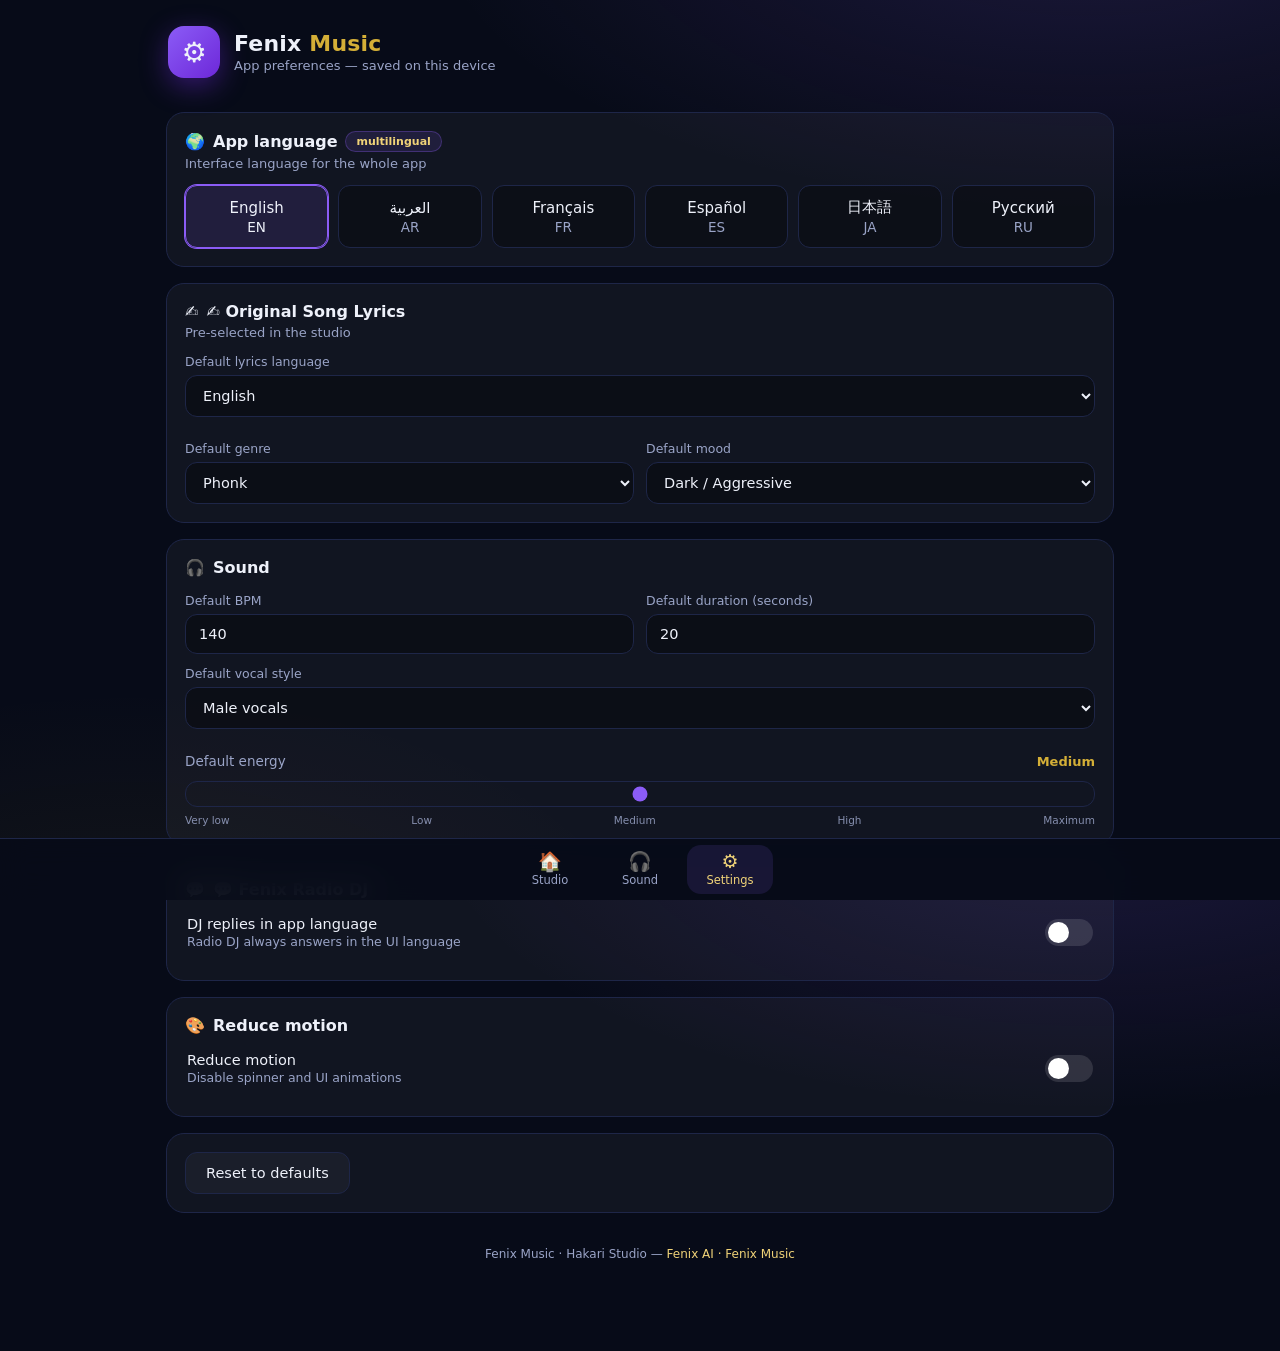
<file: web/settings.html>
<!DOCTYPE html>
<html lang="en" dir="ltr">
<head>
<meta charset="UTF-8">
<meta name="viewport" content="width=device-width, initial-scale=1, viewport-fit=cover">
<title>Fenix Music — Settings</title>
<link rel="manifest" href="manifest.json">
<link rel="stylesheet" href="style.css">
<script src="config.js"></script>
<script src="app.js"></script>
<meta name="theme-color" content="#070b18">
<meta name="apple-mobile-web-app-capable" content="yes">
<meta name="apple-mobile-web-app-status-bar-style" content="black-translucent">
<link rel="icon" href="data:image/svg+xml,%3Csvg xmlns='http://www.w3.org/2000/svg' viewBox='0 0 100 100'%3E%3Ctext y='.9em' font-size='90'%3E%F0%9F%94%A5%3C/text%3E%3C/svg%3E">
</head>
<body>
<div class="wrap">

  <header>
    <div class="logo">⚙️</div>
    <div class="titles">
      <h1>Fenix <em>Music</em></h1>
      <p data-i18n="settingsSub">App preferences — saved on this device</p>
    </div>
  </header>

  <!-- ==================== app language ==================== -->
  <section class="card">
    <h2>🌍 <span data-i18n="sUiLang">App language</span> <span class="badge" data-i18n="multi">multilingual</span></h2>
    <p class="sub" data-i18n="sUiLangD">Interface language for the whole app</p>
    <div class="lang-grid" id="lang-grid"></div>
  </section>

  <!-- ==================== lyrics defaults ==================== -->
  <section class="card">
    <h2>✍️ <span data-i18n="lyricsTitle">Lyrics</span></h2>
    <p class="sub" data-i18n="sLyricsLangD">Defaults pre-selected in the studio</p>

    <label for="set-lyrics-lang" data-i18n="sLyricsLang">Default lyrics language</label>
    <select id="set-lyrics-lang">
      <option value="English">English</option>
      <option value="Arabic">العربية (Arabic)</option>
      <option value="French">Français (French)</option>
      <option value="Spanish">Español (Spanish)</option>
      <option value="Japanese">日本語 (Japanese)</option>
      <option value="Russian">Русский (Russian)</option>
      <option value="Multilingual mix (EN base + hooks)">🌍 Multilingual mix (EN base + hooks)</option>
    </select>

    <div class="row" style="margin-top:12px">
      <div>
        <label for="set-genre" data-i18n="sGenre">Default genre</label>
        <select id="set-genre">
          <option value="phonk">Phonk</option>
          <option value="drift phonk">Drift Phonk</option>
          <option value="rap">Rap</option>
          <option value="arabic rap">Arabic Rap</option>
          <option value="trap">Trap</option>
          <option value="hip-hop">Hip-Hop</option>
          <option value="pop">Pop</option>
          <option value="rock">Rock</option>
          <option value="electronic">Electronic</option>
          <option value="ambient">Ambient</option>
          <option value="cinematic">Cinematic</option>
          <option value="lofi">Lo-fi</option>
          <option value="r&amp;b">R&amp;B</option>
          <option value="orchestral">Orchestral</option>
          <option value="anime-inspired">Anime-inspired</option>
          <option value="game soundtrack">Game soundtrack</option>
          <option value="custom">Custom…</option>
        </select>
      </div>
      <div>
        <label for="set-mood" data-i18n="sMood">Default mood</label>
        <select id="set-mood">
          <option value="dark aggressive">Dark / Aggressive</option>
          <option value="energetic">Energetic</option>
          <option value="melancholic">Melancholic</option>
          <option value="uplifting">Uplifting</option>
          <option value="romantic">Romantic</option>
          <option value="epic">Epic</option>
          <option value="chill">Chill</option>
          <option value="mysterious">Mysterious</option>
        </select>
      </div>
    </div>
  </section>

  <!-- ==================== sound defaults ==================== -->
  <section class="card">
    <h2>🎧 <span data-i18n="navSound">Sound</span></h2>
    <div class="row">
      <div>
        <label for="set-bpm" data-i18n="sBpm">Default BPM</label>
        <input type="number" id="set-bpm" min="60" max="200" value="140">
      </div>
      <div>
        <label for="set-duration" data-i18n="sDuration">Default duration (seconds)</label>
        <input type="number" id="set-duration" min="5" max="30" value="20">
      </div>
    </div>
    <label for="set-vocal" style="margin-top:12px" data-i18n="sVocal">Default vocal style</label>
    <select id="set-vocal">
      <option value="male vocals">Male vocals</option>
      <option value="female vocals">Female vocals</option>
      <option value="choir">Choir</option>
      <option value="rap flow">Rap flow</option>
      <option value="instrumental only">Instrumental only</option>
    </select>
    <div class="range-head" style="margin-top:12px">
      <label for="set-energy" data-i18n="sEnergy">Default energy</label><output id="set-energy-val">Medium</output>
    </div>
    <input type="range" id="set-energy" min="1" max="5" step="1" value="3" aria-label="Energy">
    <div class="range-scale"><span data-i18n="e1">Very low</span><span data-i18n="e2">Low</span><span data-i18n="e3">Medium</span><span data-i18n="e4">High</span><span data-i18n="e5">Maximum</span></div>
  </section>

  <!-- ==================== behaviour ==================== -->
  <section class="card">
    <h2>💬 <span data-i18n="chatTitle">Radio DJ</span></h2>
    <div class="set-row">
      <div>
        <div class="s-label" data-i18n="sTranslate">DJ replies in app language</div>
        <div class="s-desc" data-i18n="sTranslateD">Radio DJ always answers in the UI language</div>
      </div>
      <button class="toggle" id="set-translate" type="button" aria-pressed="false"></button>
    </div>
  </section>

  <section class="card">
    <h2>🎨 <span data-i18n="sMotion">Appearance</span></h2>
    <div class="set-row">
      <div>
        <div class="s-label" data-i18n="sMotion">Reduce motion</div>
        <div class="s-desc" data-i18n="sMotionD">Disable spinner and UI animations</div>
      </div>
      <button class="toggle" id="set-motion" type="button" aria-pressed="false"></button>
    </div>
  </section>

  <section class="card">
    <button class="btn-ghost" id="btn-reset" data-i18n="reset">Reset to defaults</button>
  </section>

  <footer>Fenix Music · Hakari Studio — <a href="https://github.com/hakarikenji">Fenix AI · Fenix Music</a></footer>
</div>

<!-- ==================== bottom nav ==================== -->
<nav class="bottom-nav">
  <a href="index.html" data-page="index"><span class="n-ico">🏠</span><span data-i18n="navStudio">Studio</span></a>
  <a href="sound.html" data-page="sound"><span class="n-ico">🎧</span><span data-i18n="navSound">Sound</span></a>
  <a href="settings.html" data-page="settings"><span class="n-ico">⚙️</span><span data-i18n="navSettings">Settings</span></a>
</nav>

<div class="toast" id="toast"></div>

<script>
(function () {
  "use strict";
  var F = window.FenixApp;
  var $ = function (id) { return document.getElementById(id); };
  var S = F.settings;

  // ---------- app language grid ----------
  var grid = $("lang-grid");
  F.LANGS.forEach(function (l) {
    var b = document.createElement("button");
    b.type = "button";
    b.className = "lang-opt" + (S.uiLanguage === l.code ? " active" : "");
    b.dataset.code = l.code;
    b.innerHTML = '<span class="l-native">' + l.native + "</span>" + l.code.toUpperCase();
    b.addEventListener("click", function () {
      S.uiLanguage = l.code;
      F.save();
      grid.querySelectorAll(".lang-opt").forEach(function (x) { x.classList.remove("active"); });
      b.classList.add("active");
      applyAll();
      F.toast(F.t("saved"));
    });
    grid.appendChild(b);
  });

  // ---------- selects + numbers ----------
  var E_KEYS = ["e1", "e2", "e3", "e4", "e5"];
  $("set-lyrics-lang").value = S.lyricsLanguage;
  $("set-genre").value = S.genre;
  $("set-mood").value = S.mood;
  $("set-bpm").value = S.bpm;
  $("set-duration").value = S.duration;
  $("set-vocal").value = S.vocal || "male vocals";
  $("set-energy").value = S.energy || 3;
  $("set-energy-val").textContent = F.t(E_KEYS[(S.energy || 3) - 1]);

  $("set-lyrics-lang").addEventListener("change", function () { S.lyricsLanguage = this.value; F.save(); });
  $("set-genre").addEventListener("change", function () { S.genre = this.value; F.save(); });
  $("set-mood").addEventListener("change", function () { S.mood = this.value; F.save(); });
  $("set-vocal").addEventListener("change", function () { S.vocal = this.value; F.save(); });
  $("set-bpm").addEventListener("change", function () {
    S.bpm = Math.max(60, Math.min(200, +this.value || 140));
    this.value = S.bpm;
    F.save();
  });
  $("set-duration").addEventListener("change", function () {
    S.duration = Math.max(5, Math.min(30, +this.value || 20));
    this.value = S.duration;
    F.save();
  });
  $("set-energy").addEventListener("input", function () {
    $("set-energy-val").textContent = F.t(E_KEYS[this.value - 1]);
  });
  $("set-energy").addEventListener("change", function () {
    S.energy = +this.value;
    F.save();
  });

  // ---------- toggles ----------
  function bindToggle(id, key) {
    var btn = $(id);
    btn.classList.toggle("on", !!S[key]);
    btn.setAttribute("aria-pressed", String(!!S[key]));
    btn.addEventListener("click", function () {
      S[key] = !S[key];
      F.save();
      btn.classList.toggle("on", S[key]);
      btn.setAttribute("aria-pressed", String(S[key]));
      F.toast(F.t("saved"));
    });
  }
  bindToggle("set-translate", "autoChatTranslate");
  bindToggle("set-motion", "reduceMotion");

  // ---------- reset ----------
  $("btn-reset").addEventListener("click", function () {
    for (var k in F.DEFAULTS) S[k] = F.DEFAULTS[k];
    if (Array.isArray(S.history)) S.history.length = 0;
    F.save();
    location.reload();
  });

  // ---------- live re-translation ----------
  function applyAll() {
    F.applyTranslations();
    document.title = "Fenix Music — " + F.t("navSettings");
  }
  applyAll();
})();
</script>
</body>
</html>
</file>
<file: web/style.css>
/* Fenix Music — Fenix-ai identity: dark navy + purple + gold (studio · sound · settings) */
:root {
  --bg: #070b18;
  --bg-2: #0a0f22;
  --surface: #10162e;
  --panel: rgba(255, 255, 255, .04);
  --panel-border: #1e2648;
  --line: #1e2648;
  --line-2: #2a3360;
  --text: #eef1fa;
  --muted: #9aa4c7;
  --accent: #8b5cf6;
  --accent-2: #6d28d9;
  --gold: #d4af37;
  --gold-2: #f0d378;
  --accent-grad: linear-gradient(135deg, #8b5cf6, #6d28d9);
  --gold-grad: linear-gradient(135deg, #f0d378, #b8912c);
  --accent-soft: rgba(139, 92, 246, .13);
  --gold-soft: rgba(212, 175, 55, .12);
  --accent-ring: rgba(139, 92, 246, .30);
  --gold-ring: rgba(212, 175, 55, .28);
  --fire1: #8b5cf6;
  --fire2: #6d28d9;
  --fire3: #f0d378;
  --ok: #34d399;
  --warn: #f0d378;
  --err: #f87171;
  --nav-h: 62px;
}

* { margin: 0; padding: 0; box-sizing: border-box; }
html, body { height: 100%; }
body {
  font-family: "Segoe UI", Tahoma, system-ui, -apple-system, sans-serif;
  background: radial-gradient(1100px 500px at 85% -10%, rgba(139, 92, 246, .16), transparent 60%),
              radial-gradient(900px 500px at 10% 110%, rgba(212, 175, 55, .07), transparent 60%),
              var(--bg);
  background-color: var(--bg);
  color: var(--text);
  min-height: 100dvh;
}
.wrap { max-width: 980px; margin: 0 auto; padding: 20px 16px calc(var(--nav-h) + 28px); }

/* ---------- header ---------- */
header { display: flex; align-items: center; gap: 14px; padding: 6px 2px 18px; }
.logo {
  width: 52px; height: 52px; border-radius: 16px; flex: none;
  background: var(--accent-grad);
  display: grid; place-items: center; font-size: 28px;
  box-shadow: 0 8px 28px rgba(109, 40, 217, .45);
}
.titles { flex: 1; min-width: 0; }
.titles h1 { font-size: 22px; letter-spacing: .2px; }
.titles h1 em { font-style: normal; color: var(--gold); }
.titles p { color: var(--muted); font-size: 13px; margin-top: 2px; }
.status-pill {
  display: inline-flex; align-items: center; gap: 6px;
  font-size: 12px; padding: 6px 12px; border-radius: 999px;
  background: var(--panel); border: 1px solid var(--panel-border); color: var(--muted);
  flex: none;
}
.status-pill .dot { width: 8px; height: 8px; border-radius: 50%; background: var(--warn); }
.status-pill.ok .dot { background: var(--ok); }
.icon-btn {
  background: var(--panel); border: 1px solid var(--panel-border); color: var(--text);
  width: 42px; height: 42px; border-radius: 13px; font-size: 19px;
  display: grid; place-items: center; padding: 0; flex: none;
}
.icon-btn:hover { border-color: var(--line-2); }

/* ---------- generic ---------- */
.card {
  background: var(--panel); border: 1px solid var(--panel-border);
  border-radius: 18px; padding: 18px; margin-top: 16px;
}
.card h2 { font-size: 16px; margin-bottom: 4px; display: flex; align-items: center; gap: 8px; }
.card .sub { color: var(--muted); font-size: 13px; margin-bottom: 14px; }
.fld { min-width: 0; }
.fld > label { margin-top: 0; }
label { display: block; font-size: 12.5px; color: var(--muted); margin: 12px 0 6px; }
input, textarea, select {
  width: 100%; background: rgba(0, 0, 0, .35); color: var(--text);
  border: 1px solid var(--panel-border); border-radius: 12px;
  padding: 11px 13px; font-size: 14.5px; font-family: inherit; outline: none;
  transition: border-color .15s;
}
input:focus, textarea:focus, select:focus { border-color: var(--accent-ring); }
textarea { resize: vertical; min-height: 64px; }
.row { display: grid; grid-template-columns: repeat(auto-fit, minmax(150px, 1fr)); gap: 12px; }
.grid-2 { display: grid; grid-template-columns: 1fr 1fr; gap: 12px; }
@media (max-width: 720px) { .grid-2 { grid-template-columns: 1fr; } }
.group-title {
  font-size: 13px; letter-spacing: .4px; text-transform: uppercase;
  color: var(--muted); margin: 2px 0 10px; font-weight: 600;
}
.range-head { display: flex; align-items: baseline; justify-content: space-between; margin-bottom: 6px; }
.range-head label { font-size: 13.5px; color: var(--muted); }
.range-head output { font-size: 13px; font-weight: 700; color: var(--gold); }
.range-val { font-size: 12px; font-weight: 800; color: var(--gold); }
.range-scale {
  display: flex; justify-content: space-between; gap: 2px;
  font-size: 10.5px; color: var(--muted); margin-top: 3px; opacity: .85;
}
input[type="range"] {
  width: 100%; padding: 0; accent-color: var(--accent);
  background: transparent; appearance: none; height: 26px;
}
.icon-mini {
  flex: none; width: 34px; height: 34px; border-radius: 10px;
  border: 1px solid var(--panel-border); background: var(--panel);
  font-size: 14px; cursor: pointer; line-height: 1;
}
.icon-mini:hover { border-color: var(--accent); }
button {
  cursor: pointer; border: none; border-radius: 12px;
  font-family: inherit; font-size: 14.5px; font-weight: 600;
  padding: 12px 20px; color: #fff; transition: transform .12s, opacity .15s, box-shadow .15s;
}
button:active { transform: scale(.97); }
button:disabled { opacity: .55; cursor: not-allowed; }
.btn-fire {
  background: var(--accent-grad);
  box-shadow: 0 6px 22px rgba(109, 40, 217, .45);
}
.btn-ghost { background: var(--panel); border: 1px solid var(--panel-border); color: var(--text); font-weight: 500; }
.btn-ghost:hover { border-color: var(--line-2); }

.seg { display: flex; flex-wrap: wrap; gap: 7px; }
.seg button {
  padding: 7px 13px; border-radius: 999px; font-size: 12.5px; font-weight: 500;
  background: transparent; border: 1px solid var(--panel-border); color: var(--muted);
}
.seg button:hover { border-color: var(--line-2); color: var(--text); }
.seg button.on { background: var(--accent-soft); border-color: var(--accent); color: var(--accent); }

.state-note {
  display: none; margin-top: 12px; padding: 11px 14px; border-radius: 12px;
  font-size: 13.5px; line-height: 1.6; border: 1px solid transparent;
}
.state-note.show { display: block; }
.state-note.err { background: rgba(248, 113, 113, .07); border-color: rgba(248, 113, 113, .3); color: var(--err); }
.state-note.ok { background: rgba(52, 211, 153, .07); border-color: rgba(52, 211, 153, .3); color: var(--ok); }
.state-note.warn { background: var(--gold-soft); border-color: var(--gold-ring); color: var(--gold-2); }

.who-brain {
  font-size: 10.5px; font-weight: 700; color: var(--gold);
  letter-spacing: .5px; text-transform: uppercase; margin-bottom: 6px;
}

.tabs { display: flex; gap: 8px; margin-bottom: 6px; flex-wrap: wrap; }
.tab {
  padding: 9px 16px; border-radius: 999px; font-size: 13.5px; cursor: pointer;
  background: transparent; border: 1px solid var(--panel-border); color: var(--muted); font-weight: 500;
}
.tab.active { background: var(--accent-grad); border-color: transparent; color: #fff; }

.badge {
  display: inline-block; font-size: 11px; padding: 3px 10px; border-radius: 999px;
  background: var(--accent-soft); border: 1px solid rgba(139, 92, 246, .3);
  color: var(--gold-2); font-weight: 600;
}

/* ---------- lyrics / formatted output ---------- */
.lyrics {
  white-space: pre-wrap; unicode-bidi: plaintext; text-align: start;
  background: rgba(0, 0, 0, .35); border: 1px solid var(--panel-border);
  border-radius: 14px; padding: 16px; font-size: 15px; line-height: 1.9; margin-top: 12px;
}
.fmt {
  white-space: pre-wrap; unicode-bidi: plaintext; text-align: start;
  background: rgba(0, 0, 0, .35); border: 1px solid var(--panel-border);
  border-radius: 14px; padding: 16px; font-size: 15px; line-height: 1.9; margin-top: 10px;
  max-height: 340px; overflow-y: auto;
}
.hidden { display: none; }

/* ---------- chat ---------- */
.chat-log { display: flex; flex-direction: column; gap: 10px; max-height: 340px; overflow-y: auto; padding: 4px 2px; }
.msg {
  max-width: 85%; padding: 10px 14px; border-radius: 16px; font-size: 14.5px; line-height: 1.7;
  unicode-bidi: plaintext; overflow-wrap: anywhere;
}
.msg.user { align-self: flex-start; background: linear-gradient(135deg, #4c1d95, #6d28d9); border-bottom-right-radius: 4px; }
.msg.bot { align-self: flex-end; background: #121937; border: 1px solid var(--panel-border); border-bottom-left-radius: 4px; }
.chat-input-row { display: flex; gap: 10px; margin-top: 12px; }
.chat-input-row input { flex: 1; }

/* ---------- player ---------- */
.player { display: flex; flex-direction: column; gap: 12px; margin-top: 14px; }
.player audio { width: 100%; border-radius: 12px; }
.track-meta { display: flex; align-items: center; justify-content: space-between; color: var(--muted); font-size: 13px; }
.spinner {
  width: 18px; height: 18px; border-radius: 50%; flex: none;
  border: 2.5px solid rgba(255, 255, 255, .2); border-top-color: var(--gold);
  animation: spin .8s linear infinite;
}
@keyframes spin { to { transform: rotate(360deg); } }
.gen-status { display: flex; align-items: center; gap: 10px; color: var(--muted); font-size: 14px; }

/* ---------- history ---------- */
.history-item {
  display: flex; align-items: center; justify-content: space-between; gap: 10px;
  background: rgba(0, 0, 0, .3); border: 1px solid var(--panel-border);
  border-radius: 12px; padding: 10px 14px; margin-top: 8px; font-size: 13.5px;
}
.history-item .h-prompt { flex: 1; min-width: 0; overflow: hidden; text-overflow: ellipsis; white-space: nowrap; unicode-bidi: plaintext; }
.history-item .h-meta { color: var(--muted); font-size: 12px; flex: none; }

/* ---------- track library (index) ---------- */
.track {
  display: flex; align-items: center; gap: 12px;
  background: rgba(0, 0, 0, .3); border: 1px solid var(--panel-border);
  border-radius: 14px; padding: 12px 14px; margin-top: 10px;
}
.track:hover { border-color: var(--line-2); }
.track .t-ic {
  width: 40px; height: 40px; border-radius: 12px; flex: none;
  display: grid; place-items: center; font-size: 16px;
  background: var(--accent-soft); color: var(--gold);
}
.track .t-body { flex: 1; min-width: 0; }
.track .t-title { font-weight: 700; font-size: 14px; overflow: hidden; text-overflow: ellipsis; white-space: nowrap; }
.track .t-meta { color: var(--muted); font-size: 12px; display: block; margin: 2px 0 6px; }
.track .t-ops { display: flex; gap: 6px; flex: none; }
.track .t-ops button {
  width: 34px; height: 34px; border-radius: 10px; padding: 0;
  display: grid; place-items: center; font-size: 14px;
  background: var(--panel); border: 1px solid var(--panel-border);
}
.track .t-ops button:hover { border-color: var(--accent); }
.track .t-ops .del:hover { border-color: rgba(248, 113, 113, .55); color: var(--err); }
[dir="rtl"] .track { flex-direction: row-reverse; }

/* ---------- settings ---------- */
.set-row {
  display: flex; align-items: center; justify-content: space-between; gap: 12px;
  padding: 13px 2px; border-bottom: 1px solid rgba(255, 255, 255, .05);
}
.set-row:last-child { border-bottom: none; }
.set-row .s-label { font-size: 14.5px; }
.set-row .s-desc { color: var(--muted); font-size: 12.5px; margin-top: 2px; }
.set-row select, .set-row input[type="text"] { width: auto; min-width: 170px; }
.toggle {
  position: relative; width: 48px; height: 27px; border-radius: 999px; flex: none;
  background: rgba(255, 255, 255, .12); transition: background .2s; padding: 0;
}
.toggle::after {
  content: ""; position: absolute; top: 3px; inset-inline-start: 3px;
  width: 21px; height: 21px; border-radius: 50%; background: #fff; transition: transform .2s;
}
.toggle.on { background: var(--accent-grad); }
.toggle.on::after { transform: translateX(21px); }
[dir="rtl"] .toggle.on::after { transform: translateX(-21px); }
.lang-grid { display: grid; grid-template-columns: repeat(auto-fill, minmax(140px, 1fr)); gap: 10px; margin-top: 10px; }
.lang-opt {
  padding: 12px 10px; border-radius: 12px; text-align: center; cursor: pointer;
  background: rgba(0, 0, 0, .3); border: 1px solid var(--panel-border);
  font-size: 13.5px; font-weight: 500; color: var(--muted);
}
.lang-opt .l-native { display: block; font-size: 15px; color: var(--text); margin-bottom: 2px; }
.lang-opt.active {
  border-color: var(--accent); color: var(--text);
  background: var(--accent-soft); box-shadow: 0 0 0 1px var(--accent);
}

/* ---------- bottom nav ---------- */
.bottom-nav {
  position: fixed; bottom: 0; left: 0; right: 0; z-index: 40;
  display: flex; justify-content: center; gap: 4px;
  background: rgba(7, 11, 24, .92); backdrop-filter: blur(14px); -webkit-backdrop-filter: blur(14px);
  border-top: 1px solid var(--panel-border);
  padding: 6px 10px calc(6px + env(safe-area-inset-bottom));
}
.bottom-nav a {
  display: flex; flex-direction: column; align-items: center; gap: 2px;
  min-width: 86px; padding: 7px 12px; border-radius: 14px;
  color: var(--muted); text-decoration: none; font-size: 11.5px; font-weight: 500;
}
.bottom-nav a .n-ico { font-size: 19px; line-height: 1; }
.bottom-nav a.active { color: var(--gold-2); background: var(--accent-soft); }

/* ---------- toast ---------- */
.toast {
  position: fixed; bottom: calc(var(--nav-h) + 22px); left: 50%; transform: translateX(-50%) translateY(80px);
  background: #141b38; color: var(--text); border: 1px solid var(--panel-border);
  padding: 12px 20px; border-radius: 14px; font-size: 14px; opacity: 0;
  transition: all .3s; z-index: 50; max-width: 90vw; unicode-bidi: plaintext;
}
.toast.show { opacity: 1; transform: translateX(-50%) translateY(0); }
.toast.err { border-color: rgba(248, 113, 113, .5); color: #ffc9c9; }

footer { text-align: center; color: var(--muted); font-size: 12px; margin-top: 34px; unicode-bidi: plaintext; }
footer a { color: var(--gold-2); text-decoration: none; }
@media (max-width: 520px) {
  .msg { max-width: 92%; }
  .set-row { flex-direction: column; align-items: stretch; }
  .set-row select, .set-row input[type="text"] { width: 100%; min-width: 0; }
}
</file>
